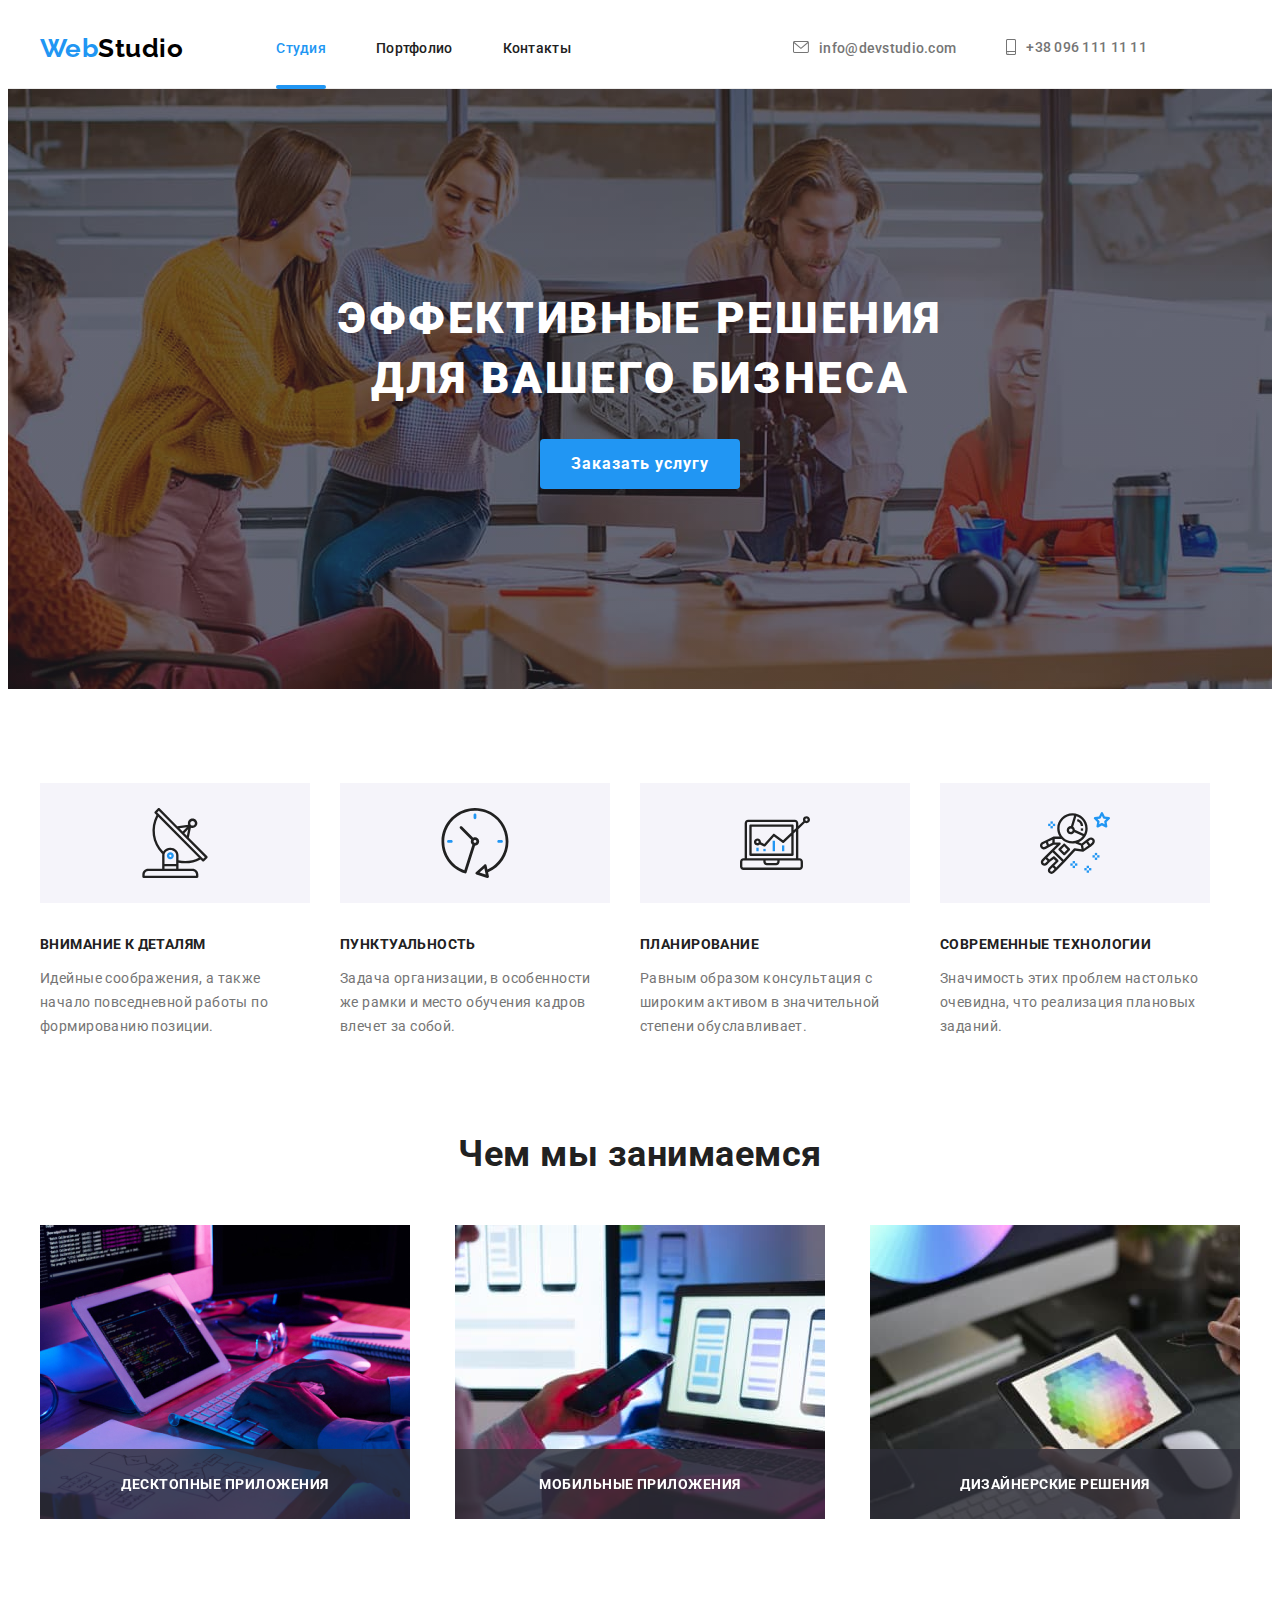
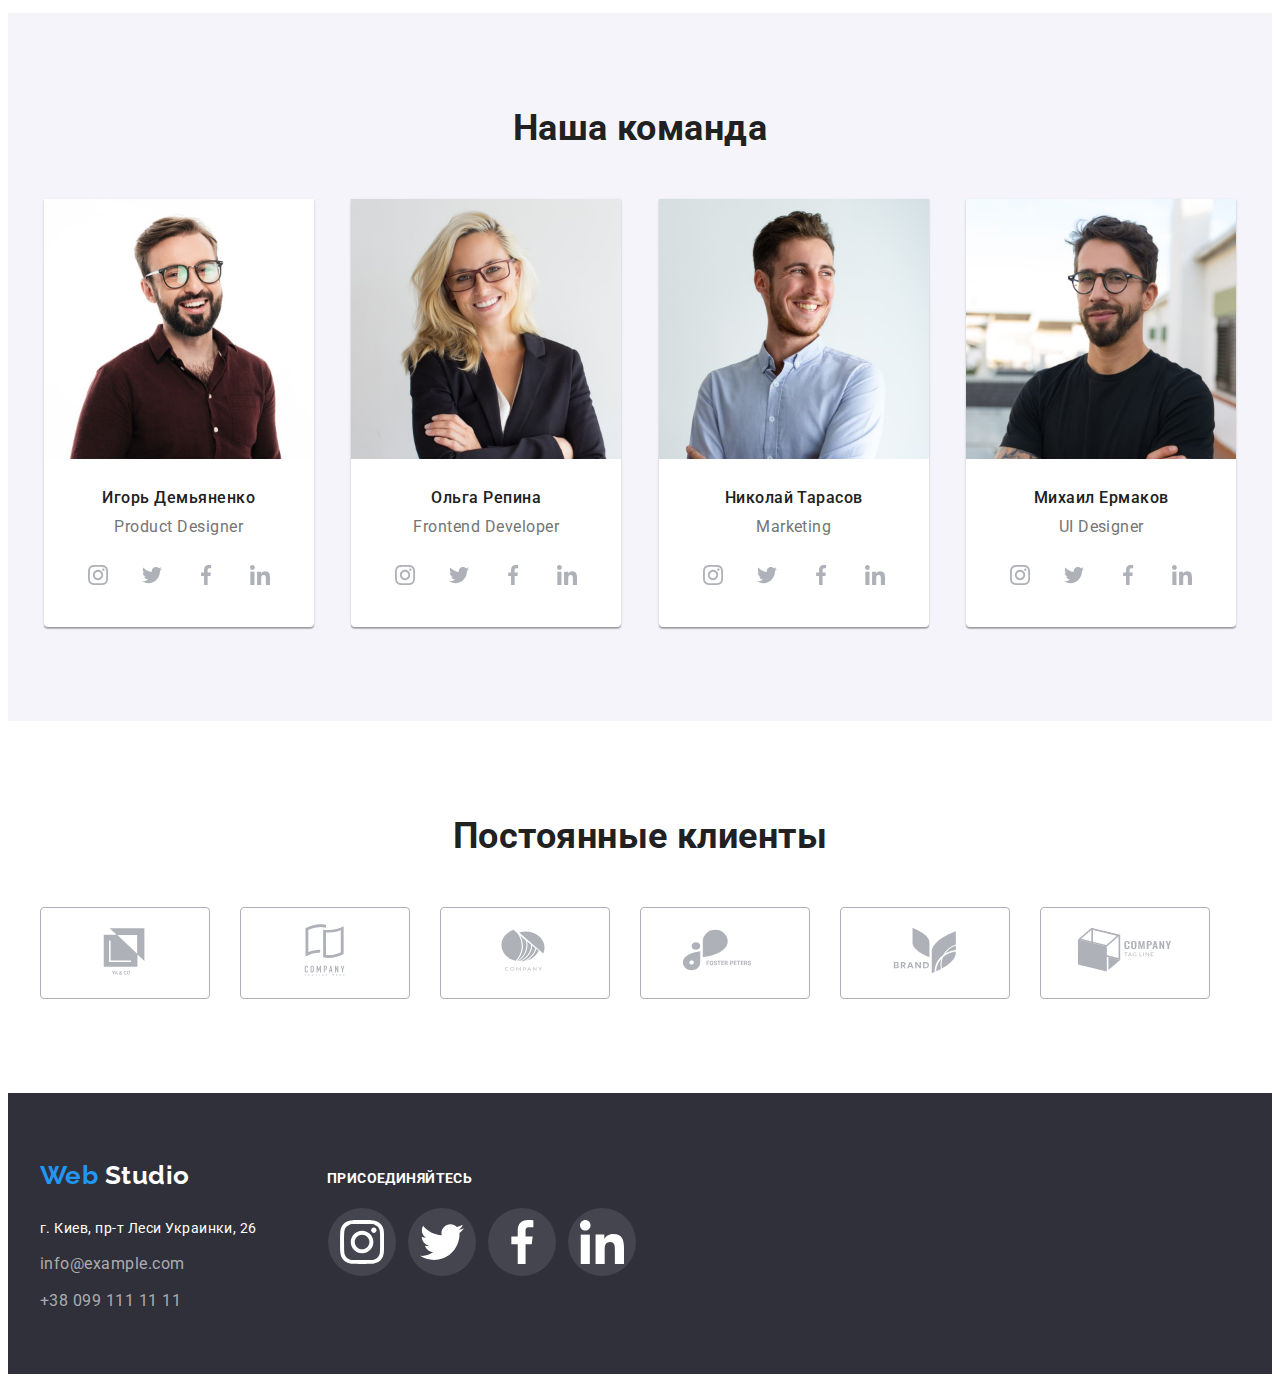
<file: index.html>
<!DOCTYPE html>
<html lang="ru">
  <head>
    <meta charset="UTF-8" />
    <meta http-equiv="X-UA-Compatible" content="IE=edge" />
    <meta name="viewport" content="width=device-width, initial-scale=1.0" />
    <link
      rel="stylesheet"
      href="https://cdnjs.cloudflare.com/ajax/libs/modern-normalize/1.1.0/modern-normalize.min.css"
      integrity="sha512-wpPYUAdjBVSE4KJnH1VR1HeZfpl1ub8YT/NKx4PuQ5NmX2tKuGu6U/JRp5y+Y8XG2tV+wKQpNHVUX03MfMFn9Q=="
      crossorigin="anonymous"
      referrerpolicy="no-referrer"
    />
    <link rel="stylesheet" href="./css/style.css" />
    <link
      href="https://fonts.googleapis.com/css2?family=Raleway:wght@700&family=Roboto:wght@400;500;700;900&display=swap"
      rel="stylesheet"
    />
    <link rel="preconnect" href="https://fonts.googleapis.com" />
    <link rel="preconnect" href="https://fonts.gstatic.com" />
    <title>Студия</title>
  </head>
  <body>
    <!-- Шапка сайта -->
    <header class="header-section">
      <div class="container">
        <div class="main-navigation">
          <nav class="navigation">
            <a lang="en" class="logo" href=""
              ><span class="logo-span">Web</span>Studio</a
            >
            <ul class="main-navigation-list">
              <li><a class="link current" href="">Студия</a></li>
              <li>
                <a class="link" href="./portfolio.html">Портфолио</a>
              </li>
              <li><a class="link" href="">Контакты</a></li>
            </ul>
          </nav>
          <ul class="main-navigation-list-contacts">
            <li>
              <a class="link-mail" href="mailto:info@devstudio.com"
                ><svg
                  class="icon-envelope"
                  width="16"
                  height="12"
                  viewBox="0 0 43 32"
                >
                  <path
                    d="M38.667 0h-34.667c-2.206 0-4 1.794-4 4v24c0 2.206 1.794 4 4 4h34.667c2.206 0 4-1.794 4-4v-24c0-2.206-1.794-4-4-4zM38.667 2.667c0.181 0 0.353 0.038 0.511 0.103l-17.844 15.466-17.844-15.466c0.158-0.066 0.33-0.103 0.511-0.103h34.667zM38.667 29.333h-34.667c-0.736 0-1.333-0.598-1.333-1.333v-22.413l17.793 15.421c0.251 0.217 0.563 0.326 0.874 0.326s0.622-0.108 0.874-0.326l17.793-15.421v22.413c0 0.736-0.598 1.333-1.333 1.333z"
                  ></path></svg
                >info@devstudio.com</a
              >
            </li>
            <li>
              <a class="link-phone" href="">
                <svg
                  class="icon-smartphone"
                  width="10"
                  height="16"
                  viewBox="0 0 20 32"
                >
                  <path
                    d="M17 0h-14c-1.654 0-3 1.346-3 3v26c0 1.654 1.346 3 3 3h14c1.654 0 3-1.346 3-3v-26c0-1.654-1.346-3-3-3zM3 2h14c0.552 0 1 0.448 1 1v21h-16v-21c0-0.552 0.448-1 1-1zM17 30h-14c-0.552 0-1-0.448-1-1v-3h16v3c0 0.552-0.448 1-1 1z"
                  ></path>
                  <path
                    d="M4.707 27.478c0.391 0.365 0.391 0.956 0 1.321s-1.024 0.365-1.414 0c-0.391-0.365-0.391-0.956 0-1.321s1.024-0.365 1.414 0z"
                  ></path>
                </svg>
                +38 096 111 11 11</a
              >
            </li>
          </ul>
        </div>
      </div>
    </header>

    <!--Основной контент-->
    <main>
      <section>
        <div class="overlay">
          <div class="cta">
            <h1 class="cta-title">Эффективные решения для вашего бизнеса</h1>
            <button data-open-modal class="cta-btn" type="button">
              Заказать услугу
            </button>
            <div class="backdrop is-hidden" data-backdrop>
              <div class="modal">
                <button data-close-modal class="closing-modal">
                  <svg
                    class="button-close"
                    width="18"
                    height="18"
                    viewBox="0 0 18 18"
                    fill="none"
                    xmlns="http://www.w3.org/2000/svg"
                  >
                    <path
                      d="M15 4.10786L13.8921 3L9.5 7.39214L5.10786 3L4 4.10786L8.39214 8.5L4 12.8921L5.10786 14L9.5 9.60786L13.8921 14L15 12.8921L10.6079 8.5L15 4.10786Z"
                    />
                  </svg>
                </button>
              </div>
            </div>
          </div>
        </div>
      </section>
      <!--Особенности-->
      <section class="section-features">
        <div class="container">
          <h2 visually hidden>title</h2>
          <ul class="list-features">
            <li class="item icon-antenna">
              <h3 class="list-features-title">Внимание к деталям</h3>
              <p class="list-features-text">
                Идейные соображения, а также начало повседневной работы по
                формированию позиции.
              </p>
            </li>
            <li class="item icon-watch">
              <h3 class="list-features-title">Пунктуальность</h3>
              <p class="list-features-text">
                Задача организации, в особенности же рамки и место обучения
                кадров влечет за собой.
              </p>
            </li>
            <li class="item icon-monitor">
              <h3 class="list-features-title">Планирование</h3>
              <p class="list-features-text">
                Равным образом консультация с широким активом в значительной
                степени обуславливает.
              </p>
            </li>
            <li class="item icon-astronaut">
              <h3 class="list-features-title">Современные технологии</h3>
              <p class="list-features-text">
                Значимость этих проблем настолько очевидна, что реализация
                плановых заданий.
              </p>
            </li>
          </ul>
        </div>
      </section>
      <!--Чем мы занимаемся-->
      <section class="section">
        <div class="container">
          <h2 class="jobs-section-title">Чем мы занимаемся</h2>
          <ul class="jobs-section-list">
            <li class="item">
              <div class="thumb">
                <img
                  src="./images/laptop.jpg"
                  alt="ноутбук"
                  width="370"
                  height="294"
                />
                <div class="thumb-overlay">
                  <p class="label">Десктопные приложения</p>
                </div>
              </div>
            </li>
            <li class="item">
              <div class="thumb">
                <img
                  src="./images/smartphone.jpg"
                  alt="смартфон"
                  width="370"
                  height="294"
                />
                <div class="thumb-overlay">
                  <p class="label">Мобильные приложения</p>
                </div>
              </div>
            </li>
            <li class="item">
              <div class="thumb">
                <img
                  src="./images/tablet.jpg"
                  alt="планшет"
                  width="370"
                  height="294"
                />
                <div class="thumb-overlay">
                  <p class="label">Дизайнерские решения</p>
                </div>
              </div>
            </li>
          </ul>
        </div>
      </section>
      <!--Наша команда-->
      <section class="section-team">
        <div class="container">
          <h2 class="team-section-title">Наша команда</h2>
          <ul class="team-section-card">
            <li class="card-team">
              <img
                src="./images/team1.jpg"
                alt="Игорь Демьяненко"
                width="270"
                height="260"
              />
              <div class="card-description">
                <h3 class="team-section-card-title">Игорь Демьяненко</h3>
                <p class="team-section-card-text" lang="en">Product Designer</p>
                <ul class="social-web-logo">
                  <li class="web-logo">
                    <a
                      class="logo-elipse"
                      href=""
                      target="_blank"
                      rel="noopener noreferrer"
                    >
                      <svg class="icon-socialweb" width="20" height="20">
                        <use
                          href="./images/symbol-defs.svg#icon-instagram"
                        ></use>
                      </svg>
                    </a>
                  </li>
                  <li class="web-logo">
                    <a
                      class="logo-elipse"
                      href=""
                      target="_blank"
                      rel="noopener noreferrer"
                    >
                      <svg class="icon-socialweb" width="20" height="20">
                        <use href="./images/symbol-defs.svg#icon-twitter"></use>
                      </svg>
                    </a>
                  </li>
                  <li class="web-logo">
                    <a
                      class="logo-elipse"
                      href=""
                      target="_blank"
                      rel="noopener noreferrer"
                    >
                      <svg class="icon-socialweb" width="20" height="20">
                        <use
                          href="./images/symbol-defs.svg#icon-facebook"
                        ></use>
                      </svg>
                    </a>
                  </li>
                  <li class="web-logo">
                    <a
                      class="logo-elipse"
                      href=""
                      target="_blank"
                      rel="noopener noreferrer"
                    >
                      <svg class="icon-socialweb" width="20" height="20">
                        <use
                          href="./images/symbol-defs.svg#icon-linkedin"
                        ></use>
                      </svg>
                    </a>
                  </li>
                </ul>
              </div>
            </li>
            <li class="card-team">
              <img
                src="./images/team2.jpg"
                alt="Ольга Репина"
                width="270"
                height="260"
              />
              <div class="card-description">
                <h3 class="team-section-card-title">Ольга Репина</h3>
                <p class="team-section-card-text" lang="en">
                  Frontend Developer
                </p>
                <ul class="social-web-logo">
                  <li class="web-logo">
                    <a
                      class="logo-elipse"
                      href=""
                      target="_blank"
                      rel="noopener noreferrer"
                    >
                      <svg class="icon-socialweb" width="20" height="20">
                        <use
                          href="./images/symbol-defs.svg#icon-instagram"
                        ></use>
                      </svg>
                    </a>
                  </li>
                  <li class="web-logo">
                    <a
                      class="logo-elipse"
                      href=""
                      target="_blank"
                      rel="noopener noreferrer"
                    >
                      <svg class="icon-socialweb" width="20" height="20">
                        <use href="./images/symbol-defs.svg#icon-twitter"></use>
                      </svg>
                    </a>
                  </li>
                  <li class="web-logo">
                    <a
                      class="logo-elipse"
                      href=""
                      target="_blank"
                      rel="noopener noreferrer"
                    >
                      <svg class="icon-socialweb" width="20" height="20">
                        <use
                          href="./images/symbol-defs.svg#icon-facebook"
                        ></use>
                      </svg>
                    </a>
                  </li>
                  <li class="web-logo">
                    <a
                      class="logo-elipse"
                      href=""
                      target="_blank"
                      rel="noopener noreferrer"
                    >
                      <svg class="icon-socialweb" width="20" height="20">
                        <use
                          href="./images/symbol-defs.svg#icon-linkedin"
                        ></use>
                      </svg>
                    </a>
                  </li>
                </ul>
              </div>
            </li>
            <li class="card-team">
              <img
                src="./images/team3.jpg"
                alt="Николай Тарасов"
                width="270"
                height="260"
              />
              <div class="card-description">
                <h3 class="team-section-card-title">Николай Тарасов</h3>
                <p class="team-section-card-text" lang="en">Marketing</p>
                <ul class="social-web-logo">
                  <li class="web-logo">
                    <a
                      class="logo-elipse"
                      href=""
                      target="_blank"
                      rel="noopener noreferrer"
                    >
                      <svg class="icon-socialweb" width="20" height="20">
                        <use
                          href="./images/symbol-defs.svg#icon-instagram"
                        ></use>
                      </svg>
                    </a>
                  </li>
                  <li class="web-logo">
                    <a
                      class="logo-elipse"
                      href=""
                      target="_blank"
                      rel="noopener noreferrer"
                    >
                      <svg class="icon-socialweb" width="20" height="20">
                        <use href="./images/symbol-defs.svg#icon-twitter"></use>
                      </svg>
                    </a>
                  </li>
                  <li class="web-logo">
                    <a
                      class="logo-elipse"
                      href=""
                      target="_blank"
                      rel="noopener noreferrer"
                    >
                      <svg class="icon-socialweb" width="20" height="20">
                        <use
                          href="./images/symbol-defs.svg#icon-facebook"
                        ></use>
                      </svg>
                    </a>
                  </li>
                  <li class="web-logo">
                    <a
                      class="logo-elipse"
                      href=""
                      target="_blank"
                      rel="noopener noreferrer"
                    >
                      <svg class="icon-socialweb" width="20" height="20">
                        <use
                          href="./images/symbol-defs.svg#icon-linkedin"
                        ></use>
                      </svg>
                    </a>
                  </li>
                </ul>
              </div>
            </li>
            <li class="card-team">
              <img
                src="./images/team4.jpg"
                alt="Михаил Ермаков"
                width="270"
                height="260"
              />
              <div class="card-description">
                <h3 class="team-section-card-title">Михаил Ермаков</h3>
                <p class="team-section-card-text" lang="en">UI Designer</p>
                <ul class="social-web-logo">
                  <li class="web-logo">
                    <a
                      class="logo-elipse"
                      href=""
                      target="_blank"
                      rel="noopener noreferrer"
                    >
                      <svg class="icon-socialweb" width="20" height="20">
                        <use
                          href="./images/symbol-defs.svg#icon-instagram"
                        ></use>
                      </svg>
                    </a>
                  </li>
                  <li class="web-logo">
                    <a
                      class="logo-elipse"
                      href=""
                      target="_blank"
                      rel="noopener noreferrer"
                    >
                      <svg class="icon-socialweb" width="20" height="20">
                        <use href="./images/symbol-defs.svg#icon-twitter"></use>
                      </svg>
                    </a>
                  </li>
                  <li class="web-logo">
                    <a
                      class="logo-elipse"
                      href=""
                      target="_blank"
                      rel="noopener noreferrer"
                    >
                      <svg class="icon-socialweb" width="20" height="20">
                        <use
                          href="./images/symbol-defs.svg#icon-facebook"
                        ></use>
                      </svg>
                    </a>
                  </li>
                  <li class="web-logo">
                    <a
                      class="logo-elipse"
                      href=""
                      target="_blank"
                      rel="noopener noreferrer"
                    >
                      <svg class="icon-socialweb" width="20" height="20">
                        <use
                          href="./images/symbol-defs.svg#icon-linkedin"
                        ></use>
                      </svg>
                    </a>
                  </li>
                </ul>
              </div>
            </li>
          </ul>
        </div>
      </section>
      <!--Постоянные клиенты-->
      <section class="section">
        <div class="container">
          <h2 class="clients-title">Постоянные клиенты</h2>
          <ul class="clients-list">
            <li class="list-logo">
              <button class="company-logo" type="button">
                <svg class="icon-clients" width="106" height="60">
                  <use href="./images/symbol-defs.svg#icon-Logo"></use>
                </svg>
              </button>
            </li>
            <li class="list-logo">
              <button class="company-logo" type="button">
                <svg class="icon-clients" width="106" height="60">
                  <use href="./images/symbol-defs.svg#icon-Logo-2"></use>
                </svg>
              </button>
            </li>
            <li class="list-logo">
              <button class="company-logo" type="button">
                <svg class="icon-clients" width="106" height="60">
                  <use href="./images/symbol-defs.svg#icon-Logo-3"></use>
                </svg>
              </button>
            </li>
            <li class="list-logo">
              <button class="company-logo" type="button">
                <svg class="icon-clients" width="106" height="60">
                  <use href="./images/symbol-defs.svg#icon-Logo-4"></use>
                </svg>
              </button>
            </li>
            <li class="list-logo">
              <button class="company-logo" type="button">
                <svg class="icon-clients" width="106" height="60">
                  <use href="./images/symbol-defs.svg#icon-Logo-5"></use>
                </svg>
              </button>
            </li>
            <li class="list-logo">
              <button class="company-logo" type="button">
                <svg class="icon-clients" width="106" height="60">
                  <use href="./images/symbol-defs.svg#icon-Logo-6"></use>
                </svg>
              </button>
            </li>
          </ul>
        </div>
      </section>
    </main>
    <!--футер-->
    <footer class="footer-section">
      <div class="container">
        <div class="footer">
          <div class="footer-left-side">
            <a lang="en" class="logo-footer" href=""
              ><span class="logo-span">Web</span>
              <span class="span-footer">Studio</span></a
            >
            <address class="adress">г. Киев, пр-т Леси Украинки, 26</address>
            <ul class="footer-link">
              <li>
                <a class="link-mail-footer" href="mailto:info@example.com"
                  >info@example.com</a
                >
              </li>
              <li>
                <a class="link-phone-footer" href="tel:+380991111111"
                  >+38 099 111 11 11</a
                >
              </li>
            </ul>
          </div>
          <div class="footer-right-side">
            <a class="join-link" href="">присоединяйтесь</a>

            <ul class="social-web-logo">
              <li>
                <a
                  class="logo-elipse-footer"
                  href=""
                  target="_blank"
                  rel="noopener noreferrer"
                >
                  <svg class="icon-socialweb-footer">
                    <use href="./images/symbol-defs.svg#icon-instagram"></use>
                  </svg>
                </a>
              </li>
              <li>
                <a
                  class="logo-elipse-footer"
                  href=""
                  target="_blank"
                  rel="noopener noreferrer"
                >
                  <svg class="icon-socialweb-footer">
                    <use href="./images/symbol-defs.svg#icon-twitter"></use>
                  </svg>
                </a>
              </li>
              <li>
                <a
                  class="logo-elipse-footer"
                  href=""
                  target="_blank"
                  rel="noopener noreferrer"
                >
                  <svg class="icon-socialweb-footer">
                    <use href="./images/symbol-defs.svg#icon-facebook"></use>
                  </svg>
                </a>
              </li>
              <li>
                <a
                  class="logo-elipse-footer"
                  href=""
                  target="_blank"
                  rel="noopener noreferrer"
                >
                  <svg class="icon-socialweb-footer">
                    <use href="./images/symbol-defs.svg#icon-linkedin"></use>
                  </svg>
                </a>
              </li>
            </ul>
          </div>
        </div>
      </div>
    </footer>
    <script src="./js/modal.js"></script>
  </body>
</html>
</file>
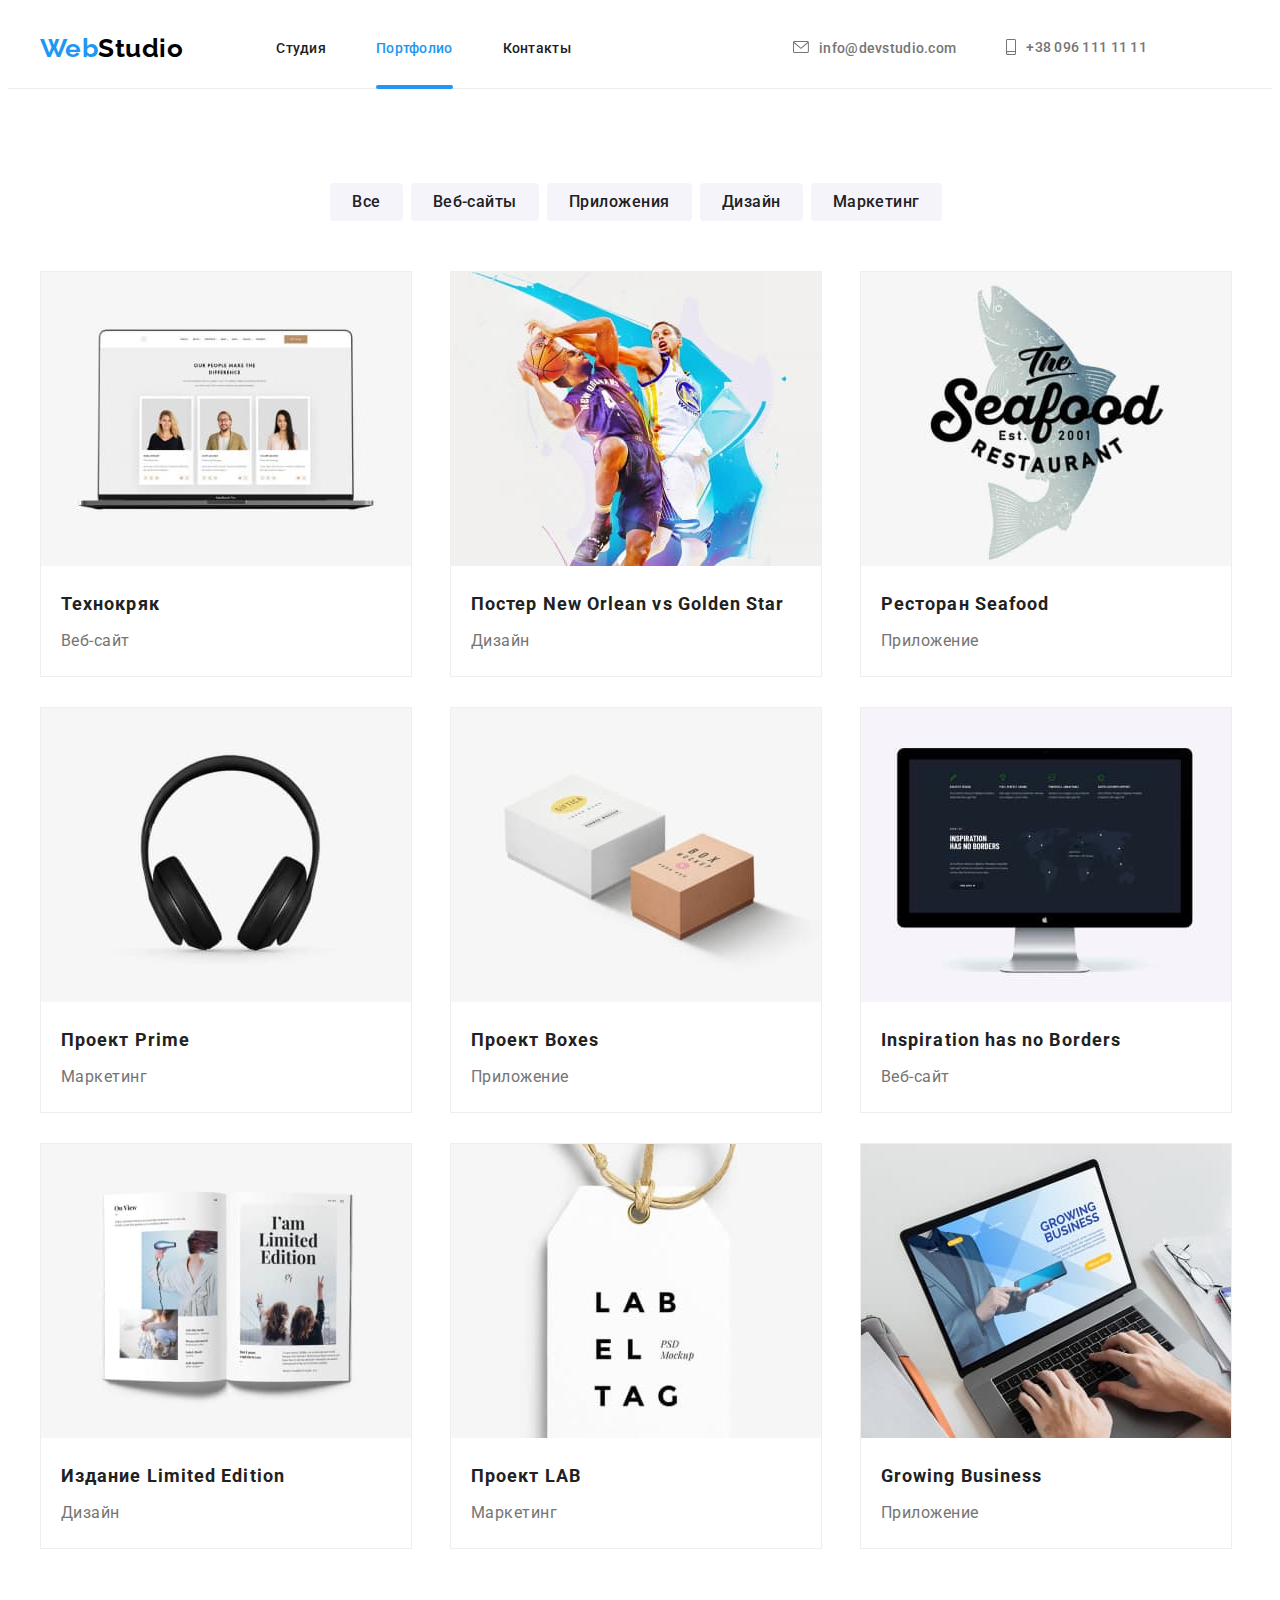
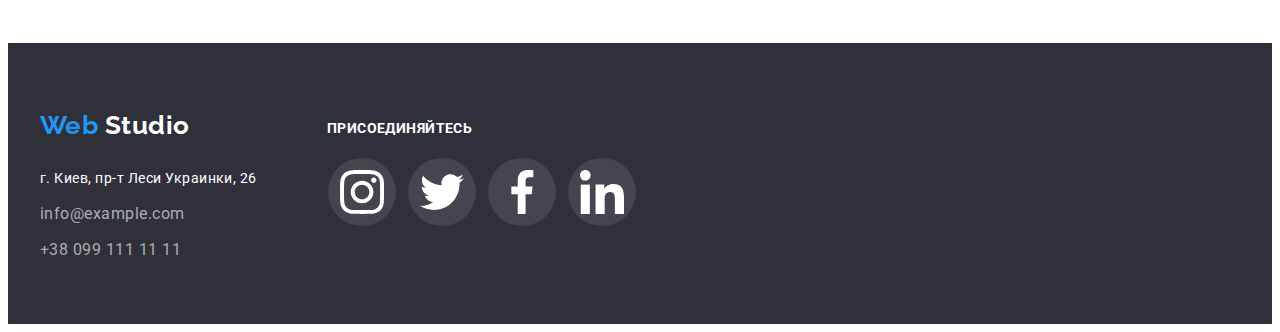
<file: portfolio.html>
<!DOCTYPE html>
<html lang="ru">
  <head>
    <meta charset="UTF-8" />
    <meta http-equiv="X-UA-Compatible" content="IE=edge" />
    <meta name="viewport" content="width=device-width, initial-scale=1.0" />
    <link
      rel="stylesheet"
      href="https://cdnjs.cloudflare.com/ajax/libs/modern-normalize/1.1.0/modern-normalize.min.css"
      integrity="sha512-wpPYUAdjBVSE4KJnH1VR1HeZfpl1ub8YT/NKx4PuQ5NmX2tKuGu6U/JRp5y+Y8XG2tV+wKQpNHVUX03MfMFn9Q=="
      crossorigin="anonymous"
      referrerpolicy="no-referrer"
    />
    <link rel="stylesheet" href="./css/style.css" />
    <link
      href="https://fonts.googleapis.com/css2?family=Raleway:wght@700&family=Roboto:wght@400;500;700;900&display=swap"
      rel="stylesheet"
    />
    <link rel="preconnect" href="https://fonts.googleapis.com" />
    <link rel="preconnect" href="https://fonts.gstatic.com" />
    <title>Портфолио</title>
  </head>
  <body>
    <!-- Шапка сайта -->
    <header class="header-section">
      <div class="container">
        <div class="main-navigation">
          <nav class="navigation">
            <a lang="en" class="logo" href=""
              ><span class="logo-span">Web</span>Studio</a
            >
            <ul class="main-navigation-list">
              <li><a class="link" href="./index.html">Студия</a></li>
              <li>
                <a class="link current" href="./portfolio.html">Портфолио</a>
              </li>
              <li><a class="link" href="">Контакты</a></li>
            </ul>
          </nav>
          <ul class="main-navigation-list-contacts">
            <li>
              <a class="link-mail" href="mailto:info@devstudio.com"
                ><svg
                  class="icon-envelope"
                  width="16"
                  height="12"
                  viewBox="0 0 43 32"
                >
                  <path
                    d="M38.667 0h-34.667c-2.206 0-4 1.794-4 4v24c0 2.206 1.794 4 4 4h34.667c2.206 0 4-1.794 4-4v-24c0-2.206-1.794-4-4-4zM38.667 2.667c0.181 0 0.353 0.038 0.511 0.103l-17.844 15.466-17.844-15.466c0.158-0.066 0.33-0.103 0.511-0.103h34.667zM38.667 29.333h-34.667c-0.736 0-1.333-0.598-1.333-1.333v-22.413l17.793 15.421c0.251 0.217 0.563 0.326 0.874 0.326s0.622-0.108 0.874-0.326l17.793-15.421v22.413c0 0.736-0.598 1.333-1.333 1.333z"
                  ></path></svg
                >info@devstudio.com</a
              >
            </li>
            <li>
              <a class="link-phone" href="">
                <svg
                  class="icon-smartphone"
                  width="10"
                  height="16"
                  viewBox="0 0 20 32"
                >
                  <path
                    d="M17 0h-14c-1.654 0-3 1.346-3 3v26c0 1.654 1.346 3 3 3h14c1.654 0 3-1.346 3-3v-26c0-1.654-1.346-3-3-3zM3 2h14c0.552 0 1 0.448 1 1v21h-16v-21c0-0.552 0.448-1 1-1zM17 30h-14c-0.552 0-1-0.448-1-1v-3h16v3c0 0.552-0.448 1-1 1z"
                  ></path>
                  <path
                    d="M4.707 27.478c0.391 0.365 0.391 0.956 0 1.321s-1.024 0.365-1.414 0c-0.391-0.365-0.391-0.956 0-1.321s1.024-0.365 1.414 0z"
                  ></path>
                </svg>
                +38 096 111 11 11</a
              >
            </li>
          </ul>
        </div>
      </div>
    </header>
    <!--Карточки-->
    <main>
      <section class="section">
        <div class="container">
          <h2 class="portfolio-title" visually hidden>...</h2>
          <ul class="portfolio-filter">
            <li>
              <button class="portfolio-filter-button" type="button">Все</button>
            </li>
            <li>
              <button class="portfolio-filter-button" type="button">
                Веб-сайты
              </button>
            </li>
            <li>
              <button class="portfolio-filter-button" type="button">
                Приложения
              </button>
            </li>
            <li>
              <button class="portfolio-filter-button" type="button">
                Дизайн
              </button>
            </li>

            <li>
              <button class="portfolio-filter-button" type="button">
                Маркетинг
              </button>
            </li>
          </ul>
        </div>

        <div class="container">
          <ul class="card-set">
            <li class="item">
              <article class="card">
                <div class="card-thumb">
                  <img
                    src="./images/portfolio_img/img-9.jpg"
                    alt="Сайт на ноутбуке"
                    width="370"
                    height="294"
                  />
                  <div class="card-overlay">
                    <p class="label-card">
                      Технокряк это современная площадка распространения
                      коронавируса. Компании используют эту платформу для
                      цифрового шпионажа и атак на защищённые сервера
                      конкурентов.
                    </p>
                  </div>
                </div>
                <div class="card-content">
                  <h3 class="card-title">Технокряк</h3>
                  <p class="card-text">Веб-сайт</p>
                </div>
              </article>
            </li>

            <li class="item">
              <article class="card">
                <div class="card-thumb">
                  <img
                    src="./images/portfolio_img/img-10.jpg"
                    alt="Плакат"
                    width="370"
                    height="294"
                  />
                  <div class="card-overlay">
                    <p class="label-card">
                      Технокряк это современная площадка распространения
                      коронавируса. Компании используют эту платформу для
                      цифрового шпионажа и атак на защищённые сервера
                      конкурентов.
                    </p>
                  </div>
                </div>
                <div class="card-content">
                  <h3 class="card-title">
                    Постер <span lang="en">New Orlean vs Golden Star</span>
                  </h3>
                  <p class="card-text">Дизайн</p>
                </div>
              </article>
            </li>

            <li class="item">
              <article class="card">
                <div class="card-thumb">
                  <img
                    src="./images/portfolio_img/img-11.jpg"
                    alt="Рыбный ресторан"
                    width="370"
                    height="294"
                  />
                  <div class="card-overlay">
                    <p class="label-card">
                      Технокряк это современная площадка распространения
                      коронавируса. Компании используют эту платформу для
                      цифрового шпионажа и атак на защищённые сервера
                      конкурентов.
                    </p>
                  </div>
                </div>
                <div class="card-content">
                  <h3 class="card-title">
                    Ресторан <span lang="en">Seafood</span>
                  </h3>
                  <p class="card-text">Приложение</p>
                </div>
              </article>
            </li>

            <li class="item">
              <article class="card">
                <div class="card-thumb">
                  <img
                    src="./images/portfolio_img/img-12.jpg"
                    alt="Наушники"
                    width="370"
                    height="294"
                  />
                  <div class="card-overlay">
                    <p class="label-card">
                      Технокряк это современная площадка распространения
                      коронавируса. Компании используют эту платформу для
                      цифрового шпионажа и атак на защищённые сервера
                      конкурентов.
                    </p>
                  </div>
                </div>
                <div class="card-content">
                  <h3 class="card-title">
                    Проект <span lang="en">Prime</span>
                  </h3>
                  <p class="card-text">Маркетинг</p>
                </div>
              </article>
            </li>

            <li class="item">
              <article class="card">
                <div class="card-thumb">
                  <img
                    src="./images/portfolio_img/img-13.jpg"
                    alt="Коробки"
                    width="370"
                    height="294"
                  />
                  <div class="card-overlay">
                    <p class="label-card">
                      Технокряк это современная площадка распространения
                      коронавируса. Компании используют эту платформу для
                      цифрового шпионажа и атак на защищённые сервера
                      конкурентов.
                    </p>
                  </div>
                </div>
                <div class="card-content">
                  <h3 class="card-title">
                    Проект <span lang="en">Boxes</span>
                  </h3>
                  <p class="card-text">Приложение</p>
                </div>
              </article>
            </li>

            <li class="item">
              <article class="card">
                <div class="card-thumb">
                  <img
                    src="./images/portfolio_img/img-14.jpg"
                    alt="Монитор"
                    width="370"
                    height="294"
                  />
                  <div class="card-overlay">
                    <p class="label-card">
                      Технокряк это современная площадка распространения
                      коронавируса. Компании используют эту платформу для
                      цифрового шпионажа и атак на защищённые сервера
                      конкурентов.
                    </p>
                  </div>
                </div>
                <div class="card-content">
                  <h3 class="card-title" lang="en">
                    Inspiration has no Borders
                  </h3>
                  <p class="card-text">Веб-сайт</p>
                </div>
              </article>
            </li>

            <li class="item">
              <article class="card">
                <div class="card-thumb">
                  <img
                    src="./images/portfolio_img/img-15.jpg"
                    alt="Журнал"
                    width="370"
                    height="294"
                  />
                  <div class="card-overlay">
                    <p class="label-card">
                      Технокряк это современная площадка распространения
                      коронавируса. Компании используют эту платформу для
                      цифрового шпионажа и атак на защищённые сервера
                      конкурентов.
                    </p>
                  </div>
                </div>
                <div class="card-content">
                  <h3 class="card-title">
                    Издание <span lang="en">Limited Edition</span>
                  </h3>
                  <p class="card-text">Дизайн</p>
                </div>
              </article>
            </li>

            <li class="item">
              <article class="card">
                <div class="card-thumb">
                  <img
                    src="./images/portfolio_img/img-16.jpg"
                    alt="Ярлык"
                    width="370"
                    height="294"
                  />
                  <div class="card-overlay">
                    <p class="label-card">
                      Технокряк это современная площадка распространения
                      коронавируса. Компании используют эту платформу для
                      цифрового шпионажа и атак на защищённые сервера
                      конкурентов.
                    </p>
                  </div>
                </div>
                <div class="card-content">
                  <h3 class="card-title">Проект <span lang="en">LAB</span></h3>
                  <p class="card-text">Маркетинг</p>
                </div>
              </article>
            </li>

            <li class="item">
              <article class="card">
                <div class="card-thumb">
                  <img
                    src="./images/portfolio_img/img-17.jpg"
                    alt="Ноутбук"
                    width="370"
                    height="294"
                  />
                  <div class="card-overlay">
                    <p class="label-card">
                      Технокряк это современная площадка распространения
                      коронавируса. Компании используют эту платформу для
                      цифрового шпионажа и атак на защищённые сервера
                      конкурентов.
                    </p>
                  </div>
                </div>
                <div class="card-content">
                  <h3 class="card-title" lang="en">Growing Business</h3>
                  <p class="card-text">Приложение</p>
                </div>
              </article>
            </li>
          </ul>
        </div>
      </section>
    </main>
    <!--футер-->
    <footer class="footer-section">
      <div class="container">
        <div class="footer">
          <div class="footer-left-side">
            <a lang="en" class="logo-footer" href=""
              ><span class="logo-span">Web</span>
              <span class="span-footer">Studio</span></a
            >
            <address class="adress">г. Киев, пр-т Леси Украинки, 26</address>
            <ul class="footer-link">
              <li>
                <a class="link-mail-footer" href="mailto:info@example.com"
                  >info@example.com</a
                >
              </li>
              <li>
                <a class="link-phone-footer" href="tel:+380991111111"
                  >+38 099 111 11 11</a
                >
              </li>
            </ul>
          </div>
          <div class="footer-right-side">
            <a class="join-link" href="">присоединяйтесь</a>

            <ul class="social-web-logo">
              <li>
                <a
                  class="logo-elipse-footer"
                  href=""
                  target="_blank"
                  rel="noopener noreferrer"
                >
                  <svg class="icon-socialweb-footer">
                    <use href="./images/symbol-defs.svg#icon-instagram"></use>
                  </svg>
                </a>
              </li>
              <li>
                <a
                  class="logo-elipse-footer"
                  href=""
                  target="_blank"
                  rel="noopener noreferrer"
                >
                  <svg class="icon-socialweb-footer">
                    <use href="./images/symbol-defs.svg#icon-twitter"></use>
                  </svg>
                </a>
              </li>
              <li>
                <a
                  class="logo-elipse-footer"
                  href=""
                  target="_blank"
                  rel="noopener noreferrer"
                >
                  <svg class="icon-socialweb-footer">
                    <use href="./images/symbol-defs.svg#icon-facebook"></use>
                  </svg>
                </a>
              </li>
              <li>
                <a
                  class="logo-elipse-footer"
                  href=""
                  target="_blank"
                  rel="noopener noreferrer"
                >
                  <svg class="icon-socialweb-footer">
                    <use href="./images/symbol-defs.svg#icon-linkedin"></use>
                  </svg>
                </a>
              </li>
            </ul>
          </div>
        </div>
      </div>
    </footer>
  </body>
</html>
</file>
<file: css/style.css>
:root {
  --primary-text-color: #757575;
  --title-color: #212121;
  --accent-color: #2196f3;
  --icon-color: #afb1b8;
  --primary-background-color: #ffffff;
  --accent-background-color: #f5f4fa;
  --cta-footer-background-color: #2f303a;
  --primary-font-size: 16px;
  --shadow-card: 0px 1px 3px 0px rgba(0, 0, 0, 0.12),
    0px 1px 1px 0px rgba(0, 0, 0, 0.14), 0px 2px 1px 0px rgba(0, 0, 0, 0.2);
}
body {
  background-color: var(--primary-background-color);
  color: var(--primary-text-color);
  font-family: "roboto", sans-serif;
  font-size: var(--primary-font-size);
  line-height: 1.17;
  letter-spacing: 0.03em;
}
ul {
  list-style: none;
}
h1,
h2,
h3,
h4,
p {
  margin: 0;
}
ul,
li {
  margin: 0;
  padding-left: 0;
}
.container {
  width: 1200px;
  padding-left: 15px;
  padding-right: 15px;
  margin: 0 auto;
}
.section {
  padding-top: 94px;
  padding-bottom: 94px;
}
img {
  display: block;
  max-width: 100%;
  height: auto;
}
.visually-hidden {
  position: absolute;
  width: 1px;
  height: 1px;
  margin: -1px;
  padding: 0;
  overflow: hidden;
  border: 0;
  clip: rect(0 0 0 0);
}
/*хедер*/
.header-section {
  border-bottom: 1px solid #ececec;
}
.logo {
  color: #000000;
  font-family: "Raleway";
  font-size: 26px;
  font-weight: 700;
  text-decoration: none;
  margin-right: 93px;
}
.logo-span {
  color: var(--accent-color);
}
.main-navigation {
  flex-direction: row;
  display: flex;
  align-items: center;
  margin-right: 93px;
}
.navigation {
  display: flex;
  align-items: center;
}
.main-navigation-list {
  display: flex;
  flex-direction: row;
}

/*links*/
.main-navigation-list .link {
  text-decoration: none;
  color: var(--title-color);
  font-size: 14px;
  font-weight: 500;
  letter-spacing: 0.02em;
  margin-right: 50px;
  display: block;
  padding-top: 32px;
  padding-bottom: 32px;
  position: relative;
  transition: color 250ms cubic-bezier(0.4, 0, 0.2, 1);
  cursor: pointer;
}

.main-navigation-list .link.current::after {
  position: absolute;
  content: " ";
  border-bottom: 4px solid var(--accent-color);
  border-radius: 2px;
  display: block;
  bottom: -1px;
  width: 100%;
  transition: width 250ms cubic-bezier(0.4, 0, 0.2, 1);
}
.main-navigation-list .link:focus,
.main-navigation-list .link:hover {
  color: var(--accent-color);
}
.main-navigation-list .link.current {
  color: var(--accent-color);
}

.main-navigation-list-contacts {
  display: flex;
  flex-direction: row;
  margin-left: auto;
}
.link-mail {
  color: var(--primary-text-color);
  font-size: 14px;
  font-weight: 500;
  text-decoration: none;
  letter-spacing: 0.02em;
  padding-right: 50px;
  transition: color 250ms cubic-bezier(0.4, 0, 0.2, 1);
}
.icon-envelope {
  margin-right: 10px;
  fill: currentColor;
}

.link-mail:hover,
.link-mail:focus {
  color: var(--accent-color);
}
.link-phone {
  color: var(--primary-text-color);
  font-size: 14px;
  font-weight: 500;
  text-decoration: none;
  letter-spacing: 0.02em;
  display: flex;
  transition: color 250ms cubic-bezier(0.4, 0, 0.2, 1);
}
.icon-smartphone {
  margin-right: 10px;
  fill: currentColor;
}
.icon-smartphone:focus,
.icon-smartphone:hover,
.icon-envelope:focus,
.icon-envelope:hover {
  fill: currentColor;
}
.link-phone:hover,
.link-phone:focus {
  color: var(--accent-color);
}

/*Основной контент*/

.overlay {
  background-color: var(--cta-footer-background-color);
  background-image: linear-gradient(
      rgba(47, 48, 58, 0.4),
      rgba(47, 48, 58, 0.4)
    ),
    url("../images/img-cta.jpg");
  background-position: center;
  background-repeat: no-repeat;
  max-width: 1600px;
  height: 600px;
  margin-left: auto;
  margin-right: auto;
  background-size: cover;
}
.cta {
  display: flex;
  align-items: center;
  flex-direction: column;
  justify-content: center;
  padding-top: 200px;
  padding-bottom: 200px;
  width: auto;
}
.cta-title {
  color: #ffffff;
  font-size: 44px;
  font-weight: 900;
  text-transform: uppercase;
  line-height: 1.36;
  text-align: center;
  letter-spacing: 0.06em;
  padding-bottom: 30px;
  width: 696px;
}
.cta-btn {
  color: #ffffff;
  font-size: var(--primary-font-size);
  background-color: var(--accent-color);
  line-height: 1.87;
  cursor: pointer;
  letter-spacing: 0.06em;
  width: 200px;
  height: 50px;
  border: 0;
  border-radius: 4px;
  font-family: "roboto";
  font-weight: bold;
  font-size: 16px;
}
/*особенности*/
.section-features {
  padding-top: 94px;
}
.list-features {
  font-size: 14px;
  line-height: 1.71;
  letter-spacing: 0.03em;
  display: flex;
  align-items: center;
  flex-direction: row;
}
.list-features .item:nth-child(4) {
  margin-right: 0px;
}
.list-features > .item::before {
  display: block;
  content: " ";
  margin-bottom: 30px;
  background-color: var(--accent-background-color);
  background-repeat: no-repeat;
  background-position: center;
  background-size: 70px;
  width: 270px;
  height: 120px;
}

.icon-antenna::before {
  background-image: url(../images/img_svg/antenna\ 1.svg);
}
.icon-watch::before {
  background-image: url(../images/img_svg/clock\ 1.svg);
}
.icon-monitor::before {
  background-image: url(../images/img_svg/diagram\ 1.svg);
}
.icon-astronaut::before {
  background-image: url(../images/img_svg/astronaut\ 1.svg);
}
.list-features-title {
  color: var(--title-color);
  text-transform: uppercase;
  font-weight: 700;
  margin-bottom: 10px;
  font-size: 14px;
}
.list-features > .item {
  width: 270px;
  margin-right: 30px;
}
/*Чем мы занимаемся*/

.jobs-section-title {
  color: var(--title-color);
  font-size: 36px;
  font-weight: bold;
  margin-bottom: 50px;
  text-align: center;
}
.jobs-section-list {
  display: flex;
  align-items: center;
  flex-direction: row;
  justify-content: space-between;
}
.jobs-section-list .item:nth-child(2) {
  padding-right: 30px;
  padding-left: 30px;
}
.thumb {
  position: relative;
  overflow: hidden;
}
.thumb-overlay {
  background-color: rgba(47, 48, 58, 0.8);
  position: absolute;
  bottom: 0;
  width: 100%;
  height: 70px;
  display: flex;
  align-items: center;
  justify-content: center;
}
.label {
  text-align: center;
  font-size: 14px;
  font-weight: bold;
  text-transform: uppercase;
  color: #ffffff;
}
/*Hаша команда*/
.section-team {
  background-color: var(--accent-background-color);
  padding-top: 94px;
  padding-bottom: 94px;
}
.team-section-card {
  display: flex;
  align-items: center;
  flex-direction: row;
  justify-content: space-around;
}
.team-section-card .card-team {
  border-radius: 0 0 4px 4px;
  border: 0px;
  box-shadow: var(--shadow-card);
  background-color: var(--primary-background-color);
}
.team-section-card .card-team:nth-child(2) {
  margin-right: 30px;
  margin-left: 30px;
}
.team-section-card .card-team:nth-child(4) {
  margin-left: 30px;
}
.team-section-title {
  color: var(--title-color);
  font-size: 36px;
  font-weight: bold;
  margin-bottom: 50px;
  text-align: center;
}
.card-description {
  text-align: center;
  align-items: center;
  padding-top: 30px;
  padding-bottom: 30px;
}
.team-section-card-title {
  color: var(--title-color);
  font-size: 16px;
  font-weight: 500;
  padding-bottom: 10px;
}
.team-section-card-text {
  font-size: 16px;
}
.social-web-logo {
  display: flex;
  flex-direction: row;
  align-items: center;
  justify-content: center;
  padding-top: 16px;
}
.social-web-logo .web-logo:not(:last-child) {
  margin-right: 10px;
}

.logo-elipse {
  display: flex;
  width: 44px;
  height: 44px;
  border-radius: 50%;
  align-items: center;
  justify-content: center;
  transition: background-color 250ms cubic-bezier(0.4, 0, 0.2, 1),
    fill 250ms cubic-bezier(0.4, 0, 0.2, 1);
}
.logo-elipse:hover,
.logo-elipse:focus,
.logo-elipse:hover .icon-socialweb,
.logo-elipse:focus .icon-socialweb {
  background-color: var(--accent-color);
  fill: #ffffff;
}

.icon-socialweb {
  text-align: center;
  fill: var(--icon-color);
}

/*Постоянные клиенты*/
.clients-title {
  color: var(--title-color);
  font-size: 36px;
  font-weight: bold;
  margin-bottom: 50px;
  text-align: center;
}
.clients-list {
  display: flex;
  flex-direction: row;
  align-items: center;
  margin-left: auto;
  margin-right: auto;
  justify-content: center;
}
.company-logo {
  display: block;
  width: 170px;
  height: 92px;
  margin-right: 30px;
  padding: 0;
  border: 1px solid var(--icon-color);
  border-radius: 4px;
  background-color: var(--primary-background-color);
  cursor: pointer;
  transition: border-color 250ms cubic-bezier(0.4, 0, 0.2, 1),
    color 250ms cubic-bezier(0.4, 0, 0.2, 1);
}
.company-logo:hover,
.company-logo:focus {
  border: 1px solid var(--accent-color);
}
.company-logo:hover .icon-clients,
.company-logo:focus .icon-clients {
  fill: var(--accent-color);
}
.icon-clients {
  fill: var(--icon-color);
}

/*footer*/
.footer-section {
  background-color: var(--cta-footer-background-color);
  line-height: 1.71;
  padding-top: 60px;
  padding-bottom: 60px;
}
.footer-left-side {
  display: flex;
  flex-direction: column;
}
.footer {
  display: flex;
  flex-direction: row;
}
.logo-footer {
  color: #000000;
  font-family: "Raleway";
  font-size: 26px;
  font-weight: 700;
  text-decoration: none;
  margin-right: 0px;
}
.span-footer {
  color: #ffffff;
}
.adress {
  color: #ffffff;
  font-weight: 400;
  font-size: 14px;
  font-style: normal;
  margin-top: 20px;
}
.link-mail-footer {
  display: block;
  margin-top: 9px;
  margin-bottom: 9px;
}
.link-mail-footer,
.link-phone-footer {
  color: #acacb0;
  text-decoration: none;
  transition: color 250ms cubic-bezier(0.4, 0, 0.2, 1);
}
.link-phone-footer:hover,
.link-phone-footer:focus,
.link-mail-footer:focus,
.link-mail-footer:hover {
  color: var(--accent-color);
}

.footer-right-side {
  display: flex;
  flex-direction: column;
  padding-top: 14px;
  margin-left: 70px;
}
.join-link {
  display: block;
  text-decoration: none;
  text-transform: uppercase;
  color: #ffffff;
  font-size: 14px;
  line-height: 1.71;
  letter-spacing: 0.03em;
  font-weight: bold;
}
.icon-socialweb-footer {
  fill: #ffffff;
}
.logo-elipse-footer {
  display: flex;
  width: 44px;
  height: 44px;
  border-radius: 50%;
  border: 1px solid var(--cta-footer-background-color);
  margin-right: 10px;
  padding: 12px;
  background-color: rgba(255, 255, 255, 0.1);
  transition: background-color 250ms cubic-bezier(0.4, 0, 0.2, 1);
}
.logo-elipse-footer:hover,
.logo-elipse-footer:focus {
  background-color: var(--accent-color);
}

/*portfolio*/
.portfolio-filter {
  flex-direction: row;
  display: flex;
  align-items: center;
  margin-left: auto;
  margin-right: auto;
  justify-content: center;
  margin-bottom: 50px;
}
.portfolio-filter-button {
  background-color: var(--accent-background-color);
  border-radius: 4px 4px 4px 4px;
  color: var(--title-color);
  cursor: pointer;
  line-height: 1.6;
  font-size: 16px;
  font-weight: 500;
  letter-spacing: 0.03em;
  font-family: "roboto";
  margin-right: 8px;
  border: 0;
  display: block;
  padding: 6px 22px 6px 22px;
  transition: background-color 250ms cubic-bezier(0.4, 0, 0.2, 1),
    color 250ms cubic-bezier(0.4, 0, 0.2, 1),
    box-shadow 250ms cubic-bezier(0.4, 0, 0.2, 1);
}
.portfolio-filter-button:hover,
.portfolio-filter-button:focus {
  background-color: var(--accent-color);
  color: #ffffff;
  box-shadow: 0px 4px 4px rgba(0, 0, 0, 0.25);
}

.card-title {
  color: var(--title-color);
  font-size: 18px;
  line-height: 2;
  letter-spacing: 0.06em;
}
.card-text {
  line-height: 1.87;
}
.card-set {
  padding: 0;
  margin: 0;
  list-style: none;
  margin-left: -30px;
  margin-top: -30px;
  display: flex;
  flex-wrap: wrap;
}
.card-set > .item {
  flex-basis: calc(100% / 3 - 30px);
  margin-left: 30px;
  margin-top: 30px;
}
.card {
  border: 1px solid #eeeeee;
  width: 370px;
  transition: box-shadow 250ms cubic-bezier(0.4, 0, 0.2, 1);
  position: relative;
  overflow: hidden;
}
.card-overlay {
  position: absolute;
  bottom: 110px;
  width: 100%;
  height: 294px;
  padding-left: 20px;
  padding-right: 28px;
  background-color: rgba(33, 150, 243, 0.9);
  display: flex;
  align-items: center;
  transform: translateY(50%);
  opacity: 0;
  transition: transform 250ms cubic-bezier(0.4, 0, 0.2, 1),
    opacity 250ms cubic-bezier(0.4, 0, 0.2, 1);
}

.card:hover .card-overlay {
  transform: translateY(0);
  opacity: 1;
}

.label-card {
  text-align: start;
  font-size: 18px;
  color: #ffffff;
  line-height: 1.5;
  font-weight: 400;
  text-transform: none;
}
.card:hover,
.card:focus {
  box-shadow: 0px 4px 4px rgba(0, 0, 0, 0.25);
}

.card-content {
  padding: 20px;
}
.card-text {
  margin-top: 4px;
}
/* Модальное окно */
.backdrop {
  position: fixed;
  top: 0;
  left: 0;
  width: 100%;
  height: 100%;
  background-color: rgba(0, 0, 0, 0.5);
  opacity: 1;
  transition: opacity 250ms cubic-bezier(0.4, 0, 0.2, 1);
}

.backdrop.is-hidden {
  opacity: 0;
  pointer-events: none;
}

.backdrop.is-hidden .modal {
  transform: translate(-50%, -35%);
}

.modal {
  position: absolute;
  top: 60%;
  left: 50%;
  border-radius: 4px;
  min-height: 581px;
  min-width: 528px;
  padding: 8px;
  background-color: #fff;
  transform: translate(-50%, -50%);
  transition: transform 250ms cubic-bezier(0.4, 0, 0.2, 1);
}
.closing-modal {
  display: flex;
  align-items: center;
  margin-left: auto;
  border-radius: 50%;
  border: 1px solid rgba(0, 0, 0, 0.1);
  background-color: #fff;
  width: 30px;
  height: 30px;
  transition: fill 250ms cubic-bezier(0.4, 0, 0.2, 1);
}
.button-close {
  fill: rgba(0, 0, 0, 0.1);
}
.closing-modal .button-close:focus,
.closing-modal .button-close:hover {
  fill: #000;
}
</file>
